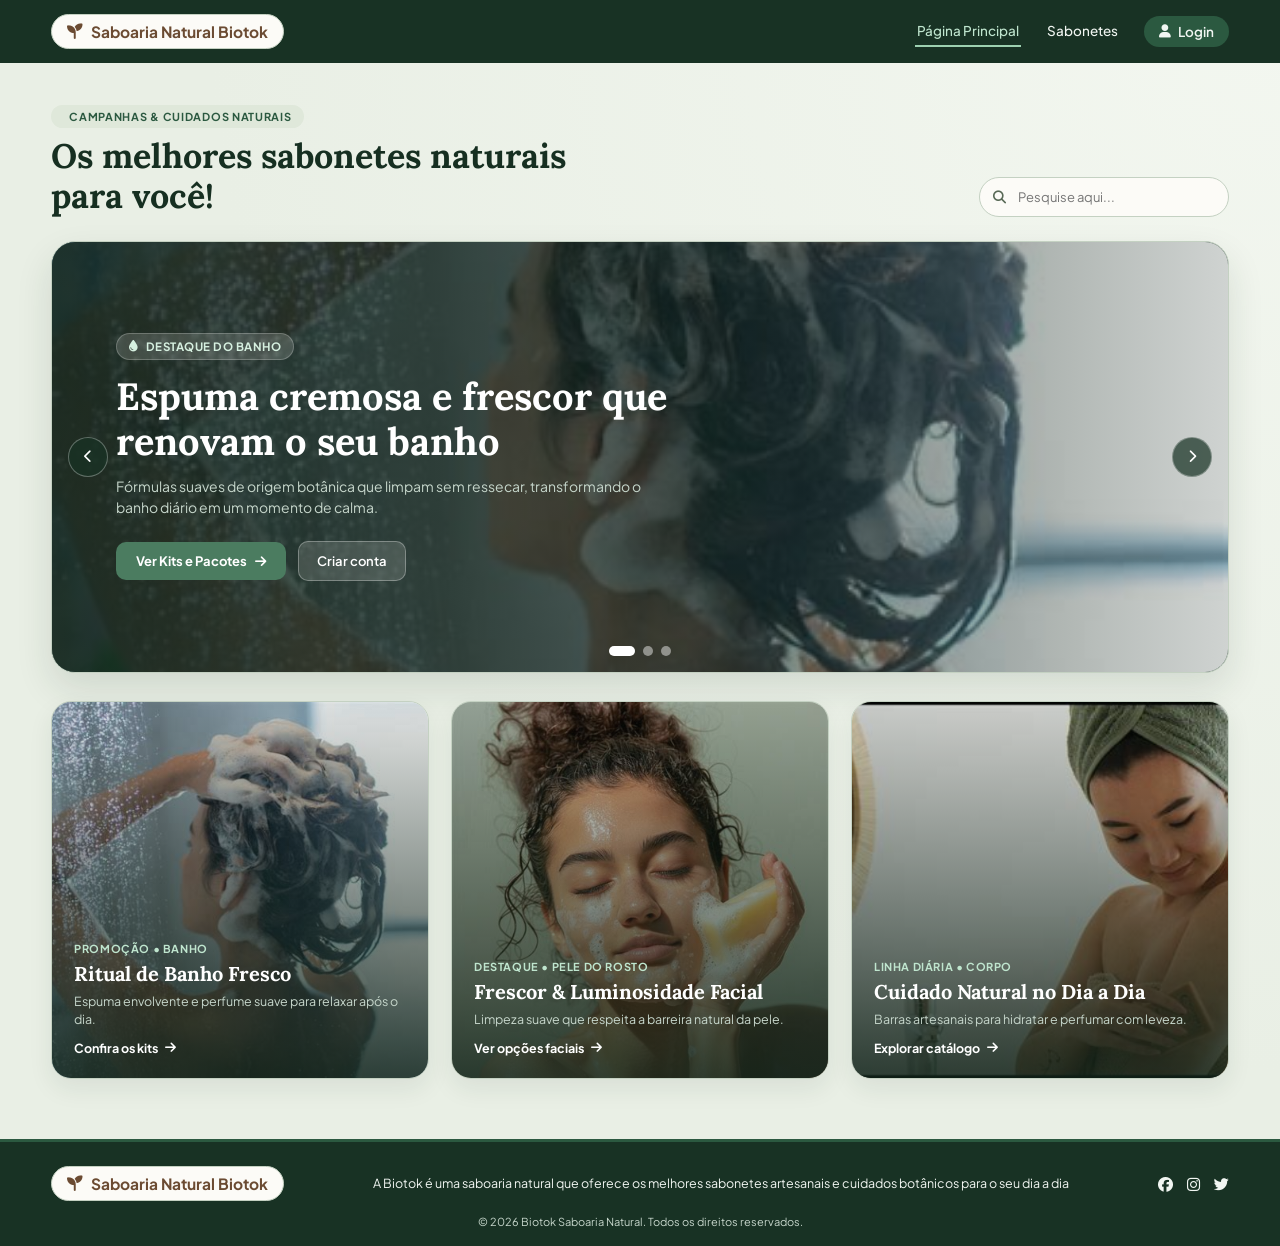
<file: index.html>
<!DOCTYPE html>
<html lang="pt-BR">
<head>
  <meta charset="UTF-8"/>
  <meta name="viewport" content="width=device-width, initial-scale=1.0"/>
  <title>Saboaria Natural Biotok</title>
  <link rel="preconnect" href="https://fonts.googleapis.com"/>
  <link rel="preconnect" href="https://fonts.gstatic.com" crossorigin/>
  <link href="https://fonts.googleapis.com/css2?family=Lora:ital,wght@0,600;0,700;1,600&family=Plus+Jakarta+Sans:wght@400;500;600;700&display=swap" rel="stylesheet" />
  <link rel="stylesheet" href="https://cdnjs.cloudflare.com/ajax/libs/font-awesome/6.5.1/css/all.min.css"/>
  <link rel="stylesheet" href="style.css"/>
</head>
<body>
  <!-- Cabeçalho / Navegação -->
  <header class="navbar">
    <div class="container navbar-content">
      <a href="index.html" class="logo-box">
        <i class="fa-solid fa-seedling"></i>
        <span>Saboaria Natural Biotok</span>
      </a>
      <nav class="nav-links" aria-label="Navegação principal">
        <a href="index.html" class="active">Página Principal</a>
        <a href="produto.html">Sabonetes</a>
        <a href="login.html" class="login-link">
          <i class="fa-solid fa-user"></i> Login
        </a>
      </nav>
    </div>
  </header>

  <!-- Conteúdo Principal com Banners Promocionais -->
  <main class="main-section">
    <div class="container">
      <div class="section-header">
        <div>
          <span class="eyebrow"><i class="fa-solid fa-sparkles"></i> Campanhas &amp; Cuidados Naturais</span>
          <h1>Os melhores sabonetes naturais<br />para você!</h1>
        </div>
        <div class="search-box">
          <i class="fa-solid fa-magnifying-glass search-icon" aria-hidden="true"></i>
          <input id="promoSearch" type="text" placeholder="Pesquise aqui..." aria-label="Pesquisar campanhas e sabonetes" />
        </div>
      </div>

      <!-- Banner Principal em Destaque (Carrossel) -->
      <section class="hero-banner-carousel" aria-label="Banners promocionais em destaque">
        <div class="carousel-track" id="carouselTrack">
          <article class="promo-slide active" data-keywords="banho espuma relaxante frescor bath">
            <img src="bath.jpg" alt="Mulher tomando banho com abundante espuma natural sob a ducha" class="banner-img"/>
            <div class="banner-overlay">
              <span class="promo-tag"><i class="fa-solid fa-droplet"></i> Destaque do Banho</span>
              <h2>Espuma cremosa e frescor que renovam o seu banho</h2>
              <p>Fórmulas suaves de origem botânica que limpam sem ressecar, transformando o banho diário em um momento de calma.</p>
              <div class="banner-actions">
                <a href="produto.html" class="btn-primary">Ver Kits e Pacotes <i class="fa-solid fa-arrow-right"></i></a>
                <a href="new.html" class="btn-secondary">Criar conta</a>
              </div>
            </div>
          </article>

          <article class="promo-slide" data-keywords="rosto facial limpeza suavidade luminosidade facecleaning">
            <img src="facecleaning.jpg" alt="Rosto iluminado com espuma suave de sabonete natural ao sol" class="banner-img"/>
            <div class="banner-overlay">
              <span class="promo-tag"><i class="fa-solid fa-sun"></i> Cuidado Facial</span>
              <h2>Limpeza facial delicada com toque natural e luminoso</h2>
              <p>Ativos vegetais pensados para o cuidado diário do rosto, deixando a pele macia, equilibrada e radiante.</p>
              <div class="banner-actions">
                <a href="produto.html" class="btn-primary">Explorar Sabonetes <i class="fa-solid fa-arrow-right"></i></a>
                <a href="login.html" class="btn-secondary">Entrar</a>
              </div>
            </div>
          </article>

          <article class="promo-slide" data-keywords="corpo pele natural rotina diaria autocuidado useofnaturalsoap">
            <img src="useofnaturalsoap.jpg" alt="Pessoa aplicando sabonete natural em barra na pele durante a rotina de autocuidado" class="banner-img" />
            <div class="banner-overlay">
              <span class="promo-tag"><i class="fa-solid fa-leaf"></i> Rotina Botânica</span>
              <h2>Autocuidado real com sabonetes artesanais para o corpo todo</h2>
              <p>Escolha combinações feitas para nutrir e acolher a sua pele todos os dias com ingredientes naturais.</p>
              <div class="banner-actions">
                <a href="produto.html" class="btn-primary">Conhecer Linhas <i class="fa-solid fa-arrow-right"></i></a>
                <a href="new.html" class="btn-secondary">Cadastre-se</a>
              </div>
            </div>
          </article>
        </div>

        <button type="button" class="carousel-btn prev" id="prevBtn" aria-label="Banner anterior">
          <i class="fa-solid fa-chevron-left"></i>
        </button>
        <button type="button" class="carousel-btn next" id="nextBtn" aria-label="Próximo banner">
          <i class="fa-solid fa-chevron-right"></i>
        </button>

        <div class="carousel-dots" id="carouselDots" role="tablist" aria-label="Selecionar banner">
          <button type="button" class="dot active" data-index="0" aria-label="Banner 1"></button>
          <button type="button" class="dot" data-index="1" aria-label="Banner 2"></button>
          <button type="button" class="dot" data-index="2" aria-label="Banner 3"></button>
        </div>
      </section>

      <!-- Grade de Banners Promocionais (As 3 Imagens lado a lado) -->
      <section class="promo-grid-section" aria-label="Destaques em banner">
        <div class="promo-grid" id="promoGrid">
          <article class="promo-card-banner" data-keywords="banho espuma relaxante frescor">
            <img src="bath.jpg" alt="Banho relaxante com espuma natural" class="promo-card-img" />
            <div class="promo-card-content">
              <span class="mini-tag">Promoção • Banho</span>
              <h3>Ritual de Banho Fresco</h3>
              <p>Espuma envolvente e perfume suave para relaxar após o dia.</p>
              <a href="produto.html" class="banner-link">Confira os kits <i class="fa-solid fa-arrow-right"></i></a>
            </div>
          </article>

          <article class="promo-card-banner" data-keywords="rosto facial limpeza suavidade">
            <img src="facecleaning.jpg" alt="Limpeza facial com sabonete natural" class="promo-card-img" />
            <div class="promo-card-content">
              <span class="mini-tag">Destaque • Pele do Rosto</span>
              <h3>Frescor &amp; Luminosidade Facial</h3>
              <p>Limpeza suave que respeita a barreira natural da pele.</p>
              <a href="produto.html" class="banner-link">Ver opções faciais <i class="fa-solid fa-arrow-right"></i></a>
            </div>
          </article>

          <article class="promo-card-banner" data-keywords="corpo natural autocuidado rotina">
            <img src="useofnaturalsoap.jpg" alt="Uso diário de sabonete natural na pele" class="promo-card-img" />
            <div class="promo-card-content">
              <span class="mini-tag">Linha Diária • Corpo</span>
              <h3>Cuidado Natural no Dia a Dia</h3>
              <p>Barras artesanais para hidratar e perfumar com leveza.</p>
              <a href="produto.html" class="banner-link">Explorar catálogo <i class="fa-solid fa-arrow-right"></i></a>
            </div>
          </article>
        </div>
      </section>
    </div>
  </main>

  <!-- Rodapé -->
  <footer class="footer">
    <div class="container footer-top">
      <span class="logo-box">
        <i class="fa-solid fa-seedling"></i>
        <span>Saboaria Natural Biotok</span>
      </span>
      <p class="footer-desc">
        A Biotok é uma saboaria natural que oferece os melhores sabonetes artesanais e cuidados botânicos para o seu dia a dia
      </p>
      <div class="social-icons">
        <a href="#" aria-label="Facebook"><i class="fa-brands fa-facebook"></i></a>
        <a href="#" aria-label="Instagram"><i class="fa-brands fa-instagram"></i></a>
        <a href="#" aria-label="Twitter"><i class="fa-brands fa-twitter"></i></a>
      </div>
    </div>
    <p class="copyright">© 2026 Biotok Saboaria Natural. Todos os direitos reservados.</p>
  </footer>
</body>
</html>
</file>
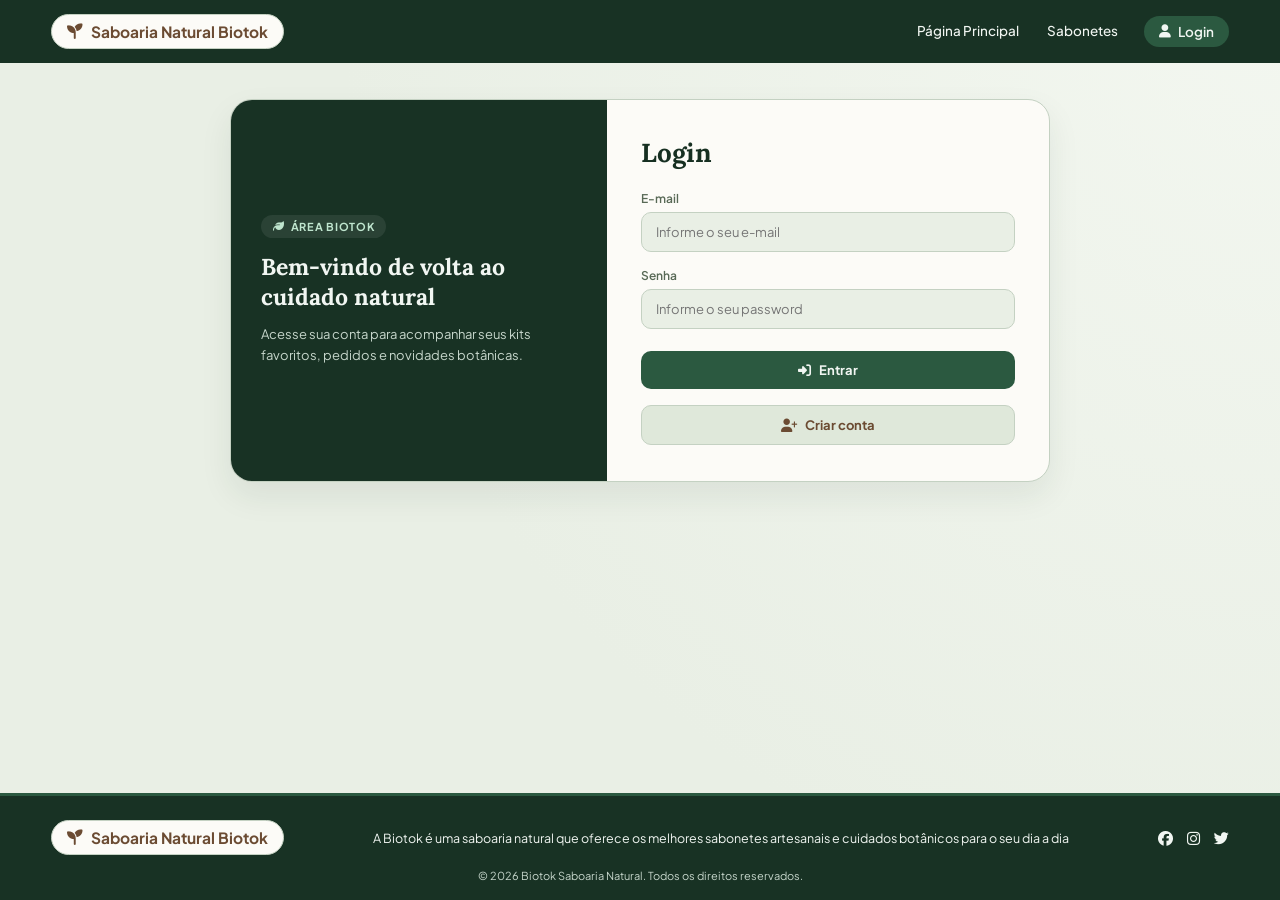
<file: login.html>
<!DOCTYPE html>
<html lang="pt-BR">
<head>
  <meta charset="UTF-8" />
  <meta name="viewport" content="width=device-width, initial-scale=1.0"/>
  <title>Biotok — Login</title>
  <link rel="preconnect" href="https://fonts.googleapis.com"/>
  <link rel="preconnect" href="https://fonts.gstatic.com" crossorigin/>
  <link href="https://fonts.googleapis.com/css2?family=Lora:wght@600;700&family=Plus+Jakarta+Sans:wght@400;500;600;700&display=swap" rel="stylesheet" />
  <link rel="stylesheet" href="https://cdnjs.cloudflare.com/ajax/libs/font-awesome/6.5.1/css/all.min.css"/>
  <link rel="stylesheet" href="style.css"/>
</head>
<body>
  <header class="navbar">
    <div class="container navbar-content">
      <a href="index.html" class="logo-box">
        <i class="fa-solid fa-seedling"></i>
        <span>Saboaria Natural Biotok</span>
      </a>
      <nav class="nav-links" aria-label="Navegação principal">
        <a href="index.html">Página Principal</a>
        <a href="produto.html">Sabonetes</a>
        <a href="login.html" class="login-link active">
          <i class="fa-solid fa-user"></i> Login
        </a>
      </nav>
    </div>
  </header>

  <main class="main-section">
    <div class="container login-wrapper">
      <div class="auth-card">
        <aside class="auth-aside">
          <span class="eyebrow"><i class="fa-solid fa-leaf"></i> Área Biotok</span>
          <h2>Bem-vindo de volta ao cuidado natural</h2>
          <p>Acesse sua conta para acompanhar seus kits favoritos, pedidos e novidades botânicas.</p>
        </aside>

        <section class="login-box" aria-labelledby="login-title">
          <h1 id="login-title">Login</h1>

          <form class="login-form" action="#" method="post">
            <div class="input-group">
              <label for="email">E-mail</label>
              <input type="email" id="email" name="email" placeholder="Informe o seu e-mail" required />
            </div>

            <div class="input-group">
              <label for="password">Senha</label>
              <input type="password" id="password" name="password" placeholder="Informe o seu password" required />
            </div>

            <button type="submit" class="btn-entrar">
              <i class="fa-solid fa-right-to-bracket"></i> Entrar
            </button>

            <a href="new.html" class="btn-criar-conta">
              <i class="fa-solid fa-user-plus"></i> Criar conta
            </a>
          </form>
        </section>
      </div>
    </div>
  </main>

  <footer class="footer">
    <div class="container footer-top">
      <span class="logo-box">
        <i class="fa-solid fa-seedling"></i>
        <span>Saboaria Natural Biotok</span>
      </span>
      <p class="footer-desc">
        A Biotok é uma saboaria natural que oferece os melhores sabonetes artesanais e cuidados botânicos para o seu dia a dia
      </p>
      <div class="social-icons">
        <a href="#" aria-label="Facebook"><i class="fa-brands fa-facebook"></i></a>
        <a href="#" aria-label="Instagram"><i class="fa-brands fa-instagram"></i></a>
        <a href="#" aria-label="Twitter"><i class="fa-brands fa-twitter"></i></a>
      </div>
    </div>
    <p class="copyright">© 2026 Biotok Saboaria Natural. Todos os direitos reservados.</p>
  </footer>
</body>
</html>
</file>
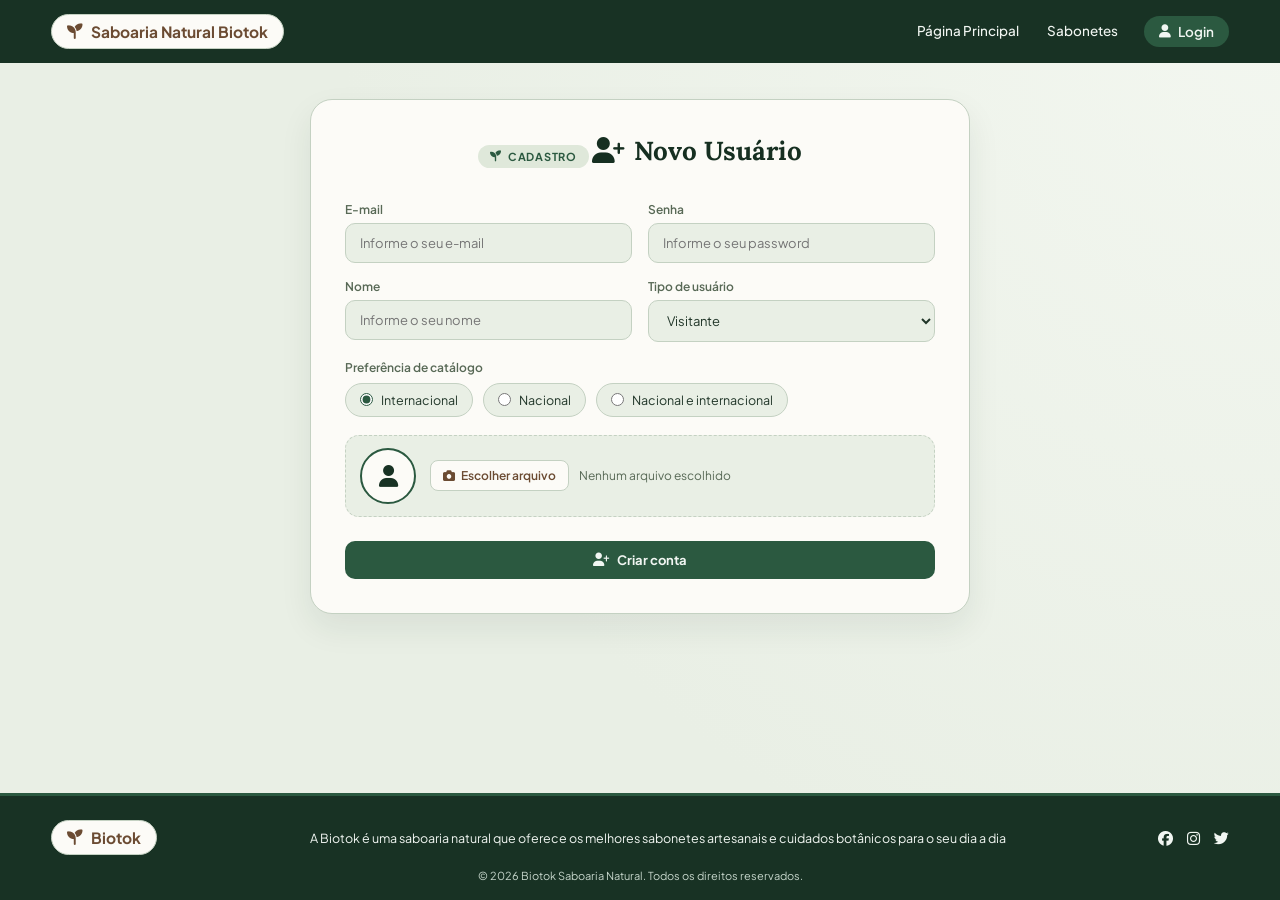
<file: new.html>
<!DOCTYPE html>
<html lang="pt-BR">
<head>
  <meta charset="UTF-8" />
  <meta name="viewport" content="width=device-width, initial-scale=1.0" />
  <title>Biotok — Novo Usuário</title>
  <link rel="preconnect" href="https://fonts.googleapis.com" />
  <link rel="preconnect" href="https://fonts.gstatic.com" crossorigin />
  <link href="https://fonts.googleapis.com/css2?family=Lora:wght@600;700&family=Plus+Jakarta+Sans:wght@400;500;600;700&display=swap" rel="stylesheet" />
  <link rel="stylesheet" href="https://cdnjs.cloudflare.com/ajax/libs/font-awesome/6.5.1/css/all.min.css" />
  <link rel="stylesheet" href="style.css" />
</head>
<body>
  <header class="navbar">
    <div class="container navbar-content">
      <a href="index.html" class="logo-box">
        <i class="fa-solid fa-seedling"></i>
        <span>Saboaria Natural Biotok</span>
      </a>
      <nav class="nav-links" aria-label="Navegação principal">
        <a href="index.html">Página Principal</a>
        <a href="produto.html">Sabonetes</a>
        <a href="login.html" class="login-link">
          <i class="fa-solid fa-user"></i> Login
        </a>
      </nav>
    </div>
  </header>

  <main class="main-section">
    <div class="container signup-wrapper">
      <section class="signup-box" aria-labelledby="signup-title">
        <div class="signup-header">
          <span class="eyebrow"><i class="fa-solid fa-seedling"></i> Cadastro</span>
          <h1 id="signup-title"><i class="fa-solid fa-user-plus"></i> Novo Usuário</h1>
        </div>

        <form class="signup-form" action="#" method="post" enctype="multipart/form-data">
          <div class="form-grid-2">
            <div class="input-group">
              <label for="email">E-mail</label>
              <input type="email" id="email" name="email" placeholder="Informe o seu e-mail" required />
            </div>

            <div class="input-group">
              <label for="password">Senha</label>
              <input type="password" id="password" name="password" placeholder="Informe o seu password" required />
            </div>

            <div class="input-group">
              <label for="nome">Nome</label>
              <input type="text" id="nome" name="nome" placeholder="Informe o seu nome" required />
            </div>

            <div class="input-group">
              <label for="perfil">Tipo de usuário</label>
              <select id="perfil" name="perfil" class="select-field" aria-label="Tipo de usuário">
                <option value="visitante" selected>Visitante</option>
                <option value="cliente">Cliente</option>
                <option value="revendedor">Revendedor</option>
              </select>
            </div>
          </div>

          <div class="field-block">
            <span class="block-label">Preferência de catálogo</span>
            <div class="radio-group" role="radiogroup" aria-label="Preferência de catálogo">
              <label class="radio-item">
                <input type="radio" name="preferencia" value="internacional" checked />
                <span>Internacional</span>
              </label>
              <label class="radio-item">
                <input type="radio" name="preferencia" value="nacional" />
                <span>Nacional</span>
              </label>
              <label class="radio-item">
                <input type="radio" name="preferencia" value="nacional_internacional" />
                <span>Nacional e internacional</span>
              </label>
            </div>
          </div>

          <div class="avatar-upload">
            <div class="avatar-preview" id="avatarPreview" aria-hidden="true">
              <i class="fa-solid fa-user"></i>
            </div>
            <div class="file-control">
              <label for="foto" class="btn-file"><i class="fa-solid fa-camera"></i> Escolher arquivo</label>
              <span class="file-name" id="fileName">Nenhum arquivo escolhido</span>
              <input type="file" id="foto" name="foto" accept="image/*" hidden />
            </div>
          </div>

          <button type="submit" class="btn-criar-conta">
            <i class="fa-solid fa-user-plus"></i> Criar conta
          </button>
        </form>
      </section>
    </div>
  </main>

  <footer class="footer">
    <div class="container footer-top">
      <span class="logo-box">
        <i class="fa-solid fa-seedling"></i>
        <span>Biotok</span>
      </span>
      <p class="footer-desc">
        A Biotok é uma saboaria natural que oferece os melhores sabonetes artesanais e cuidados botânicos para o seu dia a dia
      </p>
      <div class="social-icons">
        <a href="#" aria-label="Facebook"><i class="fa-brands fa-facebook"></i></a>
        <a href="#" aria-label="Instagram"><i class="fa-brands fa-instagram"></i></a>
        <a href="#" aria-label="Twitter"><i class="fa-brands fa-twitter"></i></a>
      </div>
    </div>
    <p class="copyright">© 2026 Biotok Saboaria Natural. Todos os direitos reservados.</p>
  </footer>

  <script>
    const fotoInput = document.getElementById("foto");
    const fileName = document.getElementById("fileName");
    const avatarPreview = document.getElementById("avatarPreview");

    fotoInput.addEventListener("change", () => {
      const file = fotoInput.files[0];
      if (!file) {
        fileName.textContent = "Nenhum arquivo escolhido";
        avatarPreview.innerHTML = '<i class="fa-solid fa-user"></i>';
        return;
      }
      fileName.textContent = file.name;
      const reader = new FileReader();
      reader.onload = (e) => {
        avatarPreview.innerHTML = `<img src="${e.target.result}" alt="Prévia da foto" />`;
      };
      reader.readAsDataURL(file);
    });
  </script>
</body>
</html>
</file>
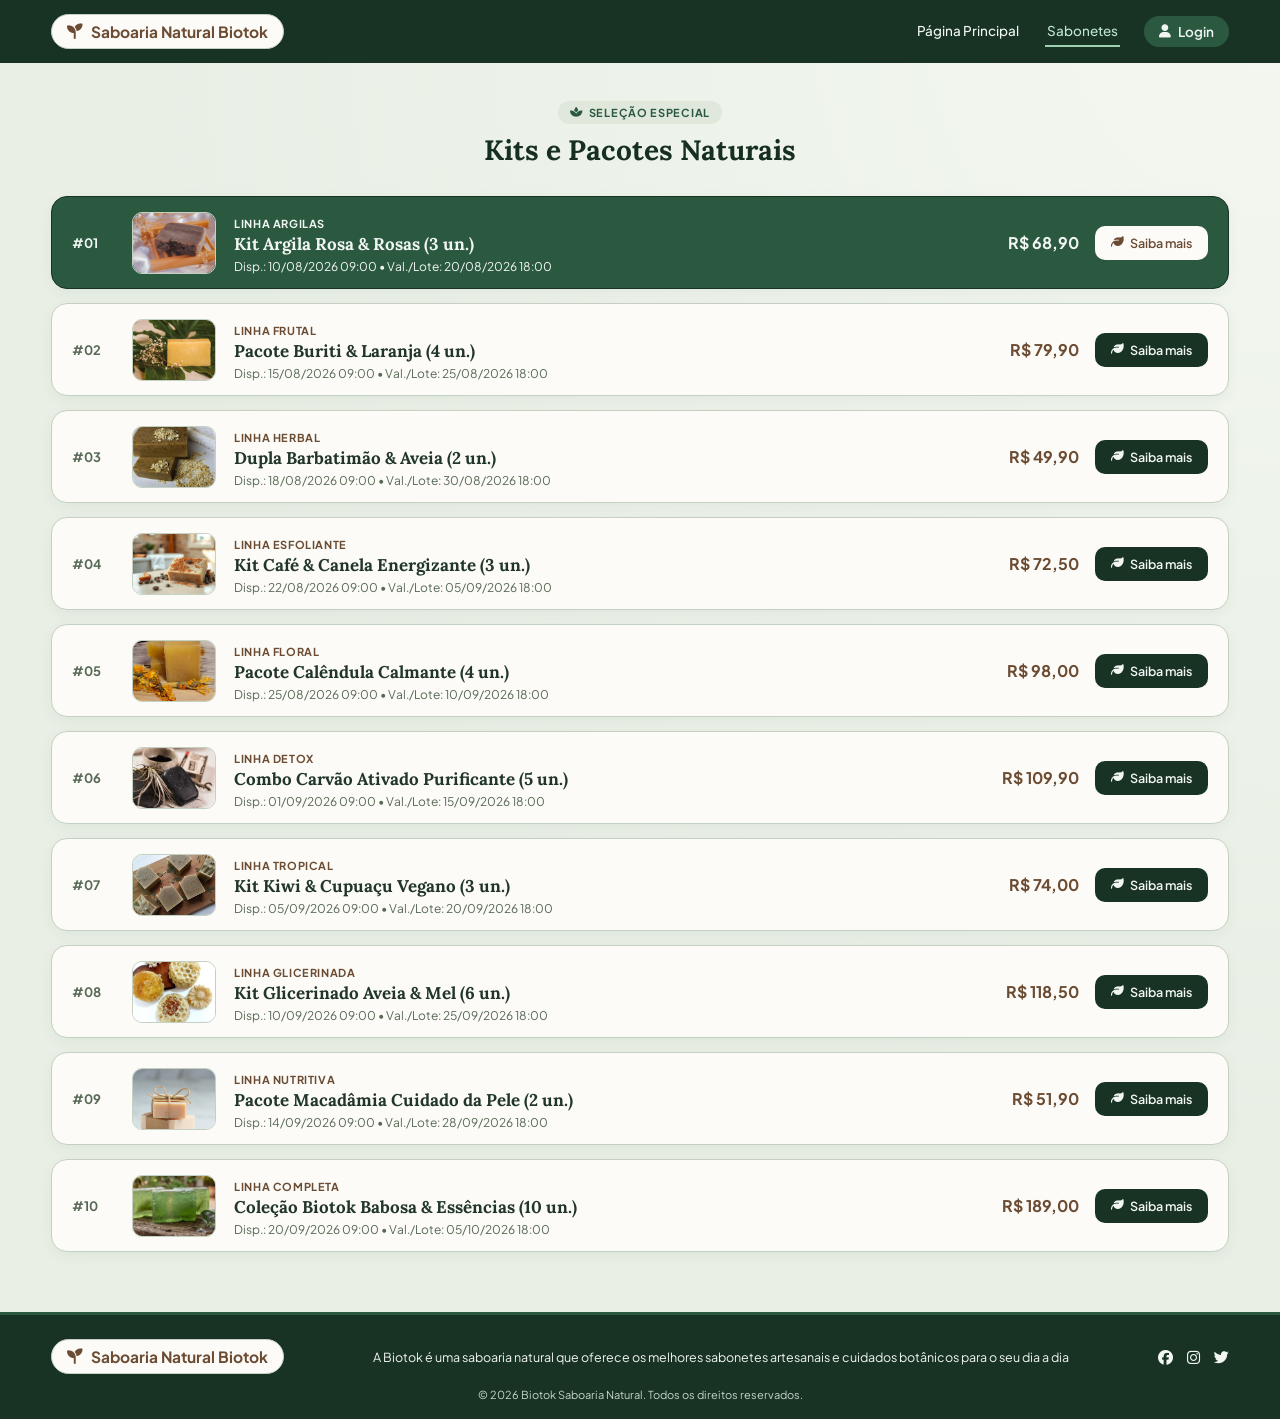
<file: produto.html>
<!DOCTYPE html>
<html lang="pt-BR">
<head>
  <meta charset="UTF-8" />
  <meta name="viewport" content="width=device-width, initial-scale=1.0" />
  <title>Saboaria Natural Biotok — Kits e Pacotes</title>
  <link rel="preconnect" href="https://fonts.googleapis.com" />
  <link rel="preconnect" href="https://fonts.gstatic.com" crossorigin />
  <link href="https://fonts.googleapis.com/css2?family=Lora:wght@600;700&family=Plus+Jakarta+Sans:wght@400;500;600;700&display=swap" rel="stylesheet" />
  <link rel="stylesheet" href="https://cdnjs.cloudflare.com/ajax/libs/font-awesome/6.5.1/css/all.min.css" />
  <link rel="stylesheet" href="style.css"/>
</head>
<body>
  <header class="navbar">
    <div class="container navbar-content">
      <a href="index.html" class="logo-box">
        <i class="fa-solid fa-seedling"></i>
        <span>Saboaria Natural Biotok</span>
      </a>
      <nav class="nav-links" aria-label="Navegação principal">
        <a href="index.html">Página Principal</a>
        <a href="produto.html" class="active">Sabonetes</a>
        <a href="login.html" class="login-link">
          <i class="fa-solid fa-user"></i> Login
        </a>
      </nav>
    </div>
  </header>

  <main class="main-section">
    <div class="container">
      <div class="page-header">
        <span class="eyebrow"><i class="fa-solid fa-spa"></i> Seleção especial</span>
        <h1 class="page-title">Kits e Pacotes Naturais</h1>
      </div>

      <div class="kits-stack" role="list">
        <article class="kit-row destaque-row" role="listitem">
          <span class="kit-index">#01</span>
          <img src="sabonete-argila-rosa-e-rosas.jpg" alt="Sabonete de argila rosa e rosas sobre saboneteira de madeira" class="kit-thumb" />
          <div class="kit-info">
            <span class="kit-line">Linha Argilas</span>
            <h2 class="kit-name">Kit Argila Rosa &amp; Rosas (3 un.)</h2>
            <p class="kit-dates">Disp.: 10/08/2026 09:00 • Val./Lote: 20/08/2026 18:00</p>
          </div>
          <div class="kit-action">
            <span class="kit-price">R$ 68,90</span>
            <a href="#" class="btn-saiba-mais"><i class="fa-solid fa-leaf"></i> Saiba mais</a>
          </div>
        </article>

        <article class="kit-row" role="listitem">
          <span class="kit-index">#02</span>
          <img src="sabonete-buriti-e-laranja.jpg" alt="Sabonete natural de buriti e laranja sobre folhas verdes" class="kit-thumb" />
          <div class="kit-info">
            <span class="kit-line">Linha Frutal</span>
            <h2 class="kit-name">Pacote Buriti &amp; Laranja (4 un.)</h2>
            <p class="kit-dates">Disp.: 15/08/2026 09:00 • Val./Lote: 25/08/2026 18:00</p>
          </div>
          <div class="kit-action">
            <span class="kit-price">R$ 79,90</span>
            <a href="#" class="btn-saiba-mais"><i class="fa-solid fa-leaf"></i> Saiba mais</a>
          </div>
        </article>

        <article class="kit-row" role="listitem">
          <span class="kit-index">#03</span>
          <img src="sabonete-de-barbatimao-e-aveia.jpg" alt="Sabonetes naturais de barbatimão e aveia com flocos de aveia" class="kit-thumb" />
          <div class="kit-info">
            <span class="kit-line">Linha Herbal</span>
            <h2 class="kit-name">Dupla Barbatimão &amp; Aveia (2 un.)</h2>
            <p class="kit-dates">Disp.: 18/08/2026 09:00 • Val./Lote: 30/08/2026 18:00</p>
          </div>
          <div class="kit-action">
            <span class="kit-price">R$ 49,90</span>
            <a href="#" class="btn-saiba-mais"><i class="fa-solid fa-leaf"></i> Saiba mais</a>
          </div>
        </article>

        <article class="kit-row" role="listitem">
          <span class="kit-index">#04</span>
          <img src="sabonete-de-cafe-e-canela.jpg" alt="Sabonete artesanal de café e canela com grãos de café e canela em pau" class="kit-thumb" />
          <div class="kit-info">
            <span class="kit-line">Linha Esfoliante</span>
            <h2 class="kit-name">Kit Café &amp; Canela Energizante (3 un.)</h2>
            <p class="kit-dates">Disp.: 22/08/2026 09:00 • Val./Lote: 05/09/2026 18:00</p>
          </div>
          <div class="kit-action">
            <span class="kit-price">R$ 72,50</span>
            <a href="#" class="btn-saiba-mais"><i class="fa-solid fa-leaf"></i> Saiba mais</a>
          </div>
        </article>

        <article class="kit-row" role="listitem">
          <span class="kit-index">#05</span>
          <img src="sabonete-de-calendula.jpg" alt="Sabonetes artesanais de calêndula com flores secas de calêndula" class="kit-thumb" />
          <div class="kit-info">
            <span class="kit-line">Linha Floral</span>
            <h2 class="kit-name">Pacote Calêndula Calmante (4 un.)</h2>
            <p class="kit-dates">Disp.: 25/08/2026 09:00 • Val./Lote: 10/09/2026 18:00</p>
          </div>
          <div class="kit-action">
            <span class="kit-price">R$ 98,00</span>
            <a href="#" class="btn-saiba-mais"><i class="fa-solid fa-leaf"></i> Saiba mais</a>
          </div>
        </article>

        <article class="kit-row" role="listitem">
          <span class="kit-index">#06</span>
          <img src="sabonete-de-carvao-ativado.jpg" alt="Sabonete natural de carvão ativado com recipiente e planta decorativa" class="kit-thumb" />
          <div class="kit-info">
            <span class="kit-line">Linha Detox</span>
            <h2 class="kit-name">Combo Carvão Ativado Purificante (5 un.)</h2>
            <p class="kit-dates">Disp.: 01/09/2026 09:00 • Val./Lote: 15/09/2026 18:00</p>
          </div>
          <div class="kit-action">
            <span class="kit-price">R$ 109,90</span>
            <a href="#" class="btn-saiba-mais"><i class="fa-solid fa-leaf"></i> Saiba mais</a>
          </div>
        </article>

        <article class="kit-row" role="listitem">
          <span class="kit-index">#07</span>
          <img src="sabonete-de-kiwi-e-cupuaçu.jpg" alt="Sabonetes veganos de kiwi e cupuaçu dispostos em tábua de madeira" class="kit-thumb" />
          <div class="kit-info">
            <span class="kit-line">Linha Tropical</span>
            <h2 class="kit-name">Kit Kiwi &amp; Cupuaçu Vegano (3 un.)</h2>
            <p class="kit-dates">Disp.: 05/09/2026 09:00 • Val./Lote: 20/09/2026 18:00</p>
          </div>
          <div class="kit-action">
            <span class="kit-price">R$ 74,00</span>
            <a href="#" class="btn-saiba-mais"><i class="fa-solid fa-leaf"></i> Saiba mais</a>
          </div>
        </article>

        <article class="kit-row" role="listitem">
          <span class="kit-index">#08</span>
          <img src="sabonete-gliserinado-de-aveia-e-mel.jpg" alt="Sabonetes glicerinados artesanais de aveia e mel em formato de favo e flor" class="kit-thumb" />
          <div class="kit-info">
            <span class="kit-line">Linha Glicerinada</span>
            <h2 class="kit-name">Kit Glicerinado Aveia &amp; Mel (6 un.)</h2>
            <p class="kit-dates">Disp.: 10/09/2026 09:00 • Val./Lote: 25/09/2026 18:00</p>
          </div>
          <div class="kit-action">
            <span class="kit-price">R$ 118,50</span>
            <a href="#" class="btn-saiba-mais"><i class="fa-solid fa-leaf"></i> Saiba mais</a>
          </div>
        </article>

        <article class="kit-row" role="listitem">
          <span class="kit-index">#09</span>
          <img src="macadamia-soap-skin-care-treatment.jpg" alt="Sabonetes naturais de macadâmia amarrados com cordão e nozes de macadâmia" class="kit-thumb" />
          <div class="kit-info">
            <span class="kit-line">Linha Nutritiva</span>
            <h2 class="kit-name">Pacote Macadâmia Cuidado da Pele (2 un.)</h2>
            <p class="kit-dates">Disp.: 14/09/2026 09:00 • Val./Lote: 28/09/2026 18:00</p>
          </div>
          <div class="kit-action">
            <span class="kit-price">R$ 51,90</span>
            <a href="#" class="btn-saiba-mais"><i class="fa-solid fa-leaf"></i> Saiba mais</a>
          </div>
        </article>

        <article class="kit-row" role="listitem">
          <span class="kit-index">#10</span>
          <img src="sabonete-de-babosa.jpg" alt="Sabonete natural de babosa amarrado com barbante e fatias de babosa fresca" class="kit-thumb" />
          <div class="kit-info">
            <span class="kit-line">Linha Completa</span>
            <h2 class="kit-name">Coleção Biotok Babosa &amp; Essências (10 un.)</h2>
            <p class="kit-dates">Disp.: 20/09/2026 09:00 • Val./Lote: 05/10/2026 18:00</p>
          </div>
          <div class="kit-action">
            <span class="kit-price">R$ 189,00</span>
            <a href="#" class="btn-saiba-mais"><i class="fa-solid fa-leaf"></i> Saiba mais</a>
          </div>
        </article>
      </div>
    </div>
  </main>

  <footer class="footer">
    <div class="container footer-top">
      <span class="logo-box">
        <i class="fa-solid fa-seedling"></i>
        <span>Saboaria Natural Biotok</span>
      </span>
      <p class="footer-desc">
        A Biotok é uma saboaria natural que oferece os melhores sabonetes artesanais e cuidados botânicos para o seu dia a dia
      </p>
      <div class="social-icons">
        <a href="#" aria-label="Facebook"><i class="fa-brands fa-facebook"></i></a>
        <a href="#" aria-label="Instagram"><i class="fa-brands fa-instagram"></i></a>
        <a href="#" aria-label="Twitter"><i class="fa-brands fa-twitter"></i></a>
      </div>
    </div>
    <p class="copyright">© 2026 Biotok Saboaria Natural. Todos os direitos reservados.</p>
  </footer>
</body>
</html>
</file>
<file: style.css>
* {
  margin: 0;
  padding: 0;
  box-sizing: border-box;
  font-family: "Plus Jakarta Sans", "Segoe UI", Arial, sans-serif;
}

:root {
  --verde-escuro: #183224;
  --verde-medio: #2b5940;
  --verde-claro: #4b7c60;
  --fundo-natural: #e9efe5;
  --fundo-cartao: #fcfbf7;
  --fundo-suave: #dfe8da;
  --borda-suave: #c4d1c2;
  --fonte-principal: #213629;
  --fonte-titulo: #162f21;
  --fonte-secundaria: #586956;
  --fonte-terra: #6b4b32;
  --fonte-clara: #f1f6f2;
  --fonte-suave-clara: #c6d6cb;
}

body {
  background: radial-gradient(circle at top right, #f3f7f0 0%, var(--fundo-natural) 60%);
  color: var(--fonte-principal);
  min-height: 100vh;
  display: flex;
  flex-direction: column;
}

.container {
  width: 92%;
  max-width: 1280px;
  margin: 0 auto;
}

/* =========================================================
   CABEÇALHO / NAVEGAÇÃO
   ========================================================= */
.navbar {
  background-color: var(--verde-escuro);
  padding: 14px 0;
  position: sticky;
  top: 0;
  z-index: 20;
}

.navbar-content {
  display: flex;
  justify-content: space-between;
  align-items: center;
  gap: 16px;
}

.logo-box {
  display: inline-flex;
  align-items: center;
  gap: 8px;
  background-color: var(--fundo-cartao);
  color: var(--fonte-terra);
  font-family: "Lora", Georgia, serif;
  font-weight: 700;
  font-size: 15.5px;
  padding: 7px 15px;
  border-radius: 999px;
  text-decoration: none;
  border: 1px solid var(--borda-suave);
}

.nav-links {
  display: flex;
  align-items: center;
  gap: 24px;
}

.nav-links a {
  color: var(--fonte-clara);
  text-decoration: none;
  font-size: 13.5px;
  font-weight: 500;
  padding: 6px 2px;
  border-bottom: 2px solid transparent;
  transition: color 0.2s ease, border-color 0.2s ease;
}

.nav-links a:hover,
.nav-links a.active {
  color: #bfe5ce;
  border-bottom-color: #9dd1b1;
}

.login-link {
  display: inline-flex;
  align-items: center;
  gap: 7px;
  background-color: var(--verde-medio);
  color: var(--fonte-clara) !important;
  padding: 7px 15px !important;
  border-radius: 999px;
  border-bottom: none !important;
  font-weight: 600 !important;
}

.login-link:hover {
  background-color: var(--verde-claro);
  color: #ffffff !important;
}

/* =========================================================
   ESTRUTURA GERAL E COMPONENTES COMPARTILHADOS
   ========================================================= */
.main-section {
  flex: 1 0 auto;
  padding: 36px 0 60px;
}

.eyebrow {
  display: inline-flex;
  align-items: center;
  gap: 6px;
  width: fit-content;
  font-size: 11px;
  font-weight: 700;
  text-transform: uppercase;
  letter-spacing: 0.7px;
  color: var(--verde-medio);
  background-color: var(--fundo-suave);
  padding: 5px 12px;
  border-radius: 999px;
  margin-bottom: 8px;
}

/* Botões */
.btn-primary {
  display: inline-flex;
  align-items: center;
  gap: 8px;
  background-color: var(--verde-claro);
  color: #ffffff;
  text-decoration: none;
  font-size: 13px;
  font-weight: 700;
  padding: 11px 20px;
  border-radius: 10px;
  transition: background-color 0.2s ease, transform 0.2s ease;
}

.btn-primary:hover {
  background-color: var(--verde-medio);
  transform: translateY(-1px);
}

.btn-secondary {
  display: inline-flex;
  align-items: center;
  gap: 8px;
  background-color: rgba(252, 251, 247, 0.14);
  color: #ffffff;
  border: 1px solid rgba(255, 255, 255, 0.3);
  text-decoration: none;
  font-size: 13px;
  font-weight: 600;
  padding: 11px 18px;
  border-radius: 10px;
  transition: background-color 0.2s ease;
}

.btn-secondary:hover {
  background-color: rgba(252, 251, 247, 0.24);
}

.btn-entrar,
.btn-criar-conta {
  width: 100%;
  padding: 11px 16px;
  border-radius: 10px;
  font-size: 13px;
  font-weight: 700;
  cursor: pointer;
  display: inline-flex;
  justify-content: center;
  align-items: center;
  gap: 8px;
  text-decoration: none;
  transition: background-color 0.2s ease;
}

.btn-entrar,
button.btn-criar-conta {
  margin-top: 6px;
  background-color: var(--verde-medio);
  color: var(--fonte-clara);
  border: none;
}

.btn-entrar:hover,
button.btn-criar-conta:hover {
  background-color: var(--verde-escuro);
}

a.btn-criar-conta {
  background-color: var(--fundo-suave);
  color: var(--fonte-terra);
  border: 1px solid var(--borda-suave);
}

a.btn-criar-conta:hover {
  background-color: #d2dfd0;
}

/* =========================================================
   PÁGINA PRINCIPAL (index.html)
   ========================================================= */
.section-header {
  display: flex;
  justify-content: space-between;
  align-items: flex-end;
  gap: 20px;
  margin-bottom: 24px;
  flex-wrap: wrap;
}

.section-header h1 {
  font-family: "Lora", Georgia, serif;
  font-size: clamp(26px, 3vw, 34px);
  line-height: 1.2;
  font-weight: 700;
  color: var(--fonte-titulo);
}

.search-box {
  position: relative;
  min-width: 250px;
}

.search-icon {
  position: absolute;
  left: 14px;
  top: 50%;
  transform: translateY(-50%);
  color: var(--fonte-secundaria);
  font-size: 13px;
}

.search-box input {
  width: 100%;
  padding: 11px 16px 11px 38px;
  border: 1px solid var(--borda-suave);
  border-radius: 999px;
  background-color: var(--fundo-cartao);
  font-size: 13px;
  color: var(--fonte-principal);
  outline: none;
  transition: border-color 0.2s ease, box-shadow 0.2s ease;
}

.search-box input:focus {
  background-color: #ffffff;
  border-color: var(--verde-medio);
  box-shadow: 0 0 0 4px rgba(43, 89, 64, 0.12);
}

/* Banner Carrossel */
.hero-banner-carousel {
  position: relative;
  border-radius: 24px;
  overflow: hidden;
  border: 1px solid var(--borda-suave);
  box-shadow: 0 16px 36px rgba(24, 50, 36, 0.12);
  margin-bottom: 28px;
  background-color: var(--verde-escuro);
}

.promo-slide {
  display: none;
  position: relative;
  min-height: 430px;
}

.promo-slide.active {
  display: block;
}

.banner-img {
  width: 100%;
  height: 430px;
  object-fit: cover;
  object-position: center;
  display: block;
}

.banner-overlay {
  position: absolute;
  inset: 0;
  background: linear-gradient(
    90deg,
    rgba(16, 35, 25, 0.88) 0%,
    rgba(16, 35, 25, 0.62) 52%,
    rgba(16, 35, 25, 0.2) 100%
  );
  display: flex;
  flex-direction: column;
  justify-content: center;
  padding: 36px 64px;
  max-width: 100%;
}

.promo-tag {
  display: inline-flex;
  align-items: center;
  gap: 7px;
  width: fit-content;
  background-color: rgba(252, 251, 247, 0.16);
  color: #d6f0e0;
  border: 1px solid rgba(255, 255, 255, 0.22);
  font-size: 11.5px;
  font-weight: 700;
  letter-spacing: 0.5px;
  text-transform: uppercase;
  padding: 5px 12px;
  border-radius: 999px;
  margin-bottom: 14px;
}

.banner-overlay h2 {
  font-family: "Lora", Georgia, serif;
  font-size: clamp(24px, 3.2vw, 38px);
  line-height: 1.18;
  color: #ffffff;
  max-width: 620px;
  margin-bottom: 12px;
}

.banner-overlay p {
  font-size: 14px;
  line-height: 1.55;
  color: var(--fonte-suave-clara);
  max-width: 540px;
  margin-bottom: 22px;
}

.banner-actions {
  display: flex;
  align-items: center;
  gap: 12px;
  flex-wrap: wrap;
}

.carousel-btn {
  position: absolute;
  top: 50%;
  transform: translateY(-50%);
  width: 40px;
  height: 40px;
  border-radius: 50%;
  border: 1px solid rgba(255, 255, 255, 0.3);
  background-color: rgba(24, 50, 36, 0.72);
  color: #ffffff;
  cursor: pointer;
  display: grid;
  place-items: center;
  transition: background-color 0.2s ease;
  z-index: 3;
}

.carousel-btn:hover {
  background-color: var(--verde-medio);
}

.carousel-btn.prev {
  left: 16px;
}

.carousel-btn.next {
  right: 16px;
}

.carousel-dots {
  position: absolute;
  bottom: 16px;
  left: 50%;
  transform: translateX(-50%);
  display: flex;
  gap: 8px;
  z-index: 3;
}

.carousel-dots .dot {
  width: 10px;
  height: 10px;
  border-radius: 999px;
  border: none;
  background-color: rgba(255, 255, 255, 0.45);
  cursor: pointer;
  transition: width 0.25s ease, background-color 0.25s ease;
}

.carousel-dots .dot.active {
  width: 26px;
  background-color: #ffffff;
}

/* Grade de Banners Promocionais */
.promo-grid {
  display: grid;
  grid-template-columns: repeat(3, minmax(0, 1fr));
  gap: 22px;
}

.promo-card-banner {
  position: relative;
  border-radius: 20px;
  overflow: hidden;
  min-height: 270px;
  border: 1px solid var(--borda-suave);
  box-shadow: 0 10px 24px rgba(24, 50, 36, 0.08);
}

.promo-card-img {
  width: 100%;
  height: 100%;
  min-height: 270px;
  object-fit: cover;
  display: block;
  transition: transform 0.35s ease;
}

.promo-card-banner:hover .promo-card-img {
  transform: scale(1.04);
}

.promo-card-content {
  position: absolute;
  inset: 0;
  background: linear-gradient(
    180deg,
    rgba(16, 35, 25, 0.12) 0%,
    rgba(16, 35, 25, 0.86) 100%
  );
  color: #ffffff;
  padding: 22px;
  display: flex;
  flex-direction: column;
  justify-content: flex-end;
}

.mini-tag {
  font-size: 11px;
  font-weight: 700;
  text-transform: uppercase;
  letter-spacing: 0.6px;
  color: #bfe5ce;
  margin-bottom: 6px;
}

.promo-card-content h3 {
  font-family: "Lora", Georgia, serif;
  font-size: 20px;
  line-height: 1.25;
  margin-bottom: 6px;
}

.promo-card-content p {
  font-size: 12.5px;
  line-height: 1.45;
  color: var(--fonte-suave-clara);
  margin-bottom: 12px;
}

.banner-link {
  display: inline-flex;
  align-items: center;
  gap: 7px;
  color: #ffffff;
  font-size: 12.5px;
  font-weight: 700;
  text-decoration: none;
}

.banner-link:hover {
  color: #bfe5ce;
}

/* =========================================================
   PÁGINA DE PRODUTOS (produto.html)
   ========================================================= */
.page-header {
  text-align: center;
  margin-bottom: 28px;
}

.page-title {
  font-family: "Lora", Georgia, serif;
  font-size: 28px;
  font-weight: 700;
  color: var(--fonte-titulo);
}

.kits-stack {
  display: flex;
  flex-direction: column;
  gap: 14px;
}

.kit-row {
  background-color: var(--fundo-cartao);
  border: 1px solid var(--borda-suave);
  border-radius: 16px;
  padding: 14px 20px;
  display: grid;
  grid-template-columns: 42px 84px 1fr auto;
  align-items: center;
  gap: 18px;
  box-shadow: 0 4px 14px rgba(24, 50, 36, 0.05);
  transition: transform 0.2s ease, box-shadow 0.2s ease;
}

.kit-row:hover {
  transform: translateY(-2px);
  box-shadow: 0 10px 22px rgba(24, 50, 36, 0.1);
}

.kit-row.destaque-row {
  background-color: var(--verde-medio);
  border-color: var(--verde-escuro);
  color: var(--fonte-clara);
}

.kit-index {
  font-weight: 700;
  font-size: 13px;
  color: var(--fonte-secundaria);
}

.kit-row.destaque-row .kit-index,
.kit-row.destaque-row .kit-line,
.kit-row.destaque-row .kit-dates,
.kit-row.destaque-row .kit-price {
  color: var(--fonte-clara);
}

.kit-thumb {
  width: 84px;
  height: 62px;
  object-fit: cover;
  border-radius: 10px;
  border: 1px solid var(--borda-suave);
  display: block;
}

.kit-line {
  display: inline-block;
  font-size: 11px;
  font-weight: 700;
  text-transform: uppercase;
  letter-spacing: 0.6px;
  color: var(--fonte-terra);
  margin-bottom: 3px;
}

.kit-name {
  font-family: "Lora", Georgia, serif;
  font-size: 17px;
  font-weight: 700;
  margin-bottom: 4px;
}

.kit-dates {
  font-size: 12px;
  color: var(--fonte-secundaria);
}

.kit-action {
  display: flex;
  align-items: center;
  gap: 16px;
}

.kit-price {
  font-size: 16px;
  font-weight: 700;
  color: var(--fonte-terra);
  white-space: nowrap;
}

.btn-saiba-mais {
  display: inline-flex;
  align-items: center;
  gap: 6px;
  background-color: var(--verde-escuro);
  color: var(--fonte-clara);
  text-decoration: none;
  font-size: 12.5px;
  font-weight: 600;
  padding: 9px 16px;
  border-radius: 10px;
  white-space: nowrap;
  transition: background-color 0.2s ease;
}

.btn-saiba-mais:hover {
  background-color: var(--verde-claro);
}

.kit-row.destaque-row .btn-saiba-mais {
  background-color: var(--fundo-cartao);
  color: var(--fonte-terra);
}

.kit-row.destaque-row .btn-saiba-mais:hover {
  background-color: var(--fundo-suave);
}

/* =========================================================
   LOGIN E CADASTRO (login.html & new.html)
   ========================================================= */
.login-wrapper,
.signup-wrapper {
  display: flex;
  justify-content: center;
  align-items: center;
  min-height: 100%;
}

.auth-card {
  width: 100%;
  max-width: 820px;
  background-color: var(--fundo-cartao);
  border: 1px solid var(--borda-suave);
  border-radius: 22px;
  overflow: hidden;
  display: grid;
  grid-template-columns: 0.92fr 1.08fr;
  box-shadow: 0 14px 32px rgba(24, 50, 36, 0.08);
}

.auth-aside {
  background-color: var(--verde-escuro);
  color: var(--fonte-clara);
  padding: 36px 30px;
  display: flex;
  flex-direction: column;
  justify-content: center;
}

.auth-aside .eyebrow {
  color: #bfe5ce;
  background-color: rgba(255, 255, 255, 0.08);
  margin-bottom: 14px;
}

.auth-aside h2 {
  font-family: "Lora", Georgia, serif;
  font-size: 23px;
  line-height: 1.3;
  margin-bottom: 12px;
}

.auth-aside p {
  font-size: 13px;
  line-height: 1.6;
  color: var(--fonte-suave-clara);
}

.login-box {
  padding: 36px 34px;
}

.login-box h1 {
  font-family: "Lora", Georgia, serif;
  font-size: 26px;
  color: var(--fonte-titulo);
  margin-bottom: 22px;
}

.signup-box {
  width: 100%;
  max-width: 660px;
  background-color: var(--fundo-cartao);
  border: 1px solid var(--borda-suave);
  border-radius: 22px;
  padding: 34px;
  box-shadow: 0 14px 32px rgba(24, 50, 36, 0.08);
}

.signup-header {
  text-align: center;
  margin-bottom: 26px;
}

.signup-box h1 {
  font-family: "Lora", Georgia, serif;
  font-size: 26px;
  font-weight: 700;
  color: var(--fonte-titulo);
  display: inline-flex;
  align-items: center;
  gap: 9px;
}

.login-form,
.signup-form {
  display: flex;
  flex-direction: column;
  gap: 16px;
}

.signup-form {
  gap: 18px;
}

.form-grid-2 {
  display: grid;
  grid-template-columns: repeat(2, minmax(0, 1fr));
  gap: 16px;
}

.input-group {
  display: flex;
  flex-direction: column;
  gap: 6px;
}

.input-group label,
.block-label {
  font-size: 12px;
  font-weight: 600;
  color: var(--fonte-secundaria);
}

.input-group input,
.select-field {
  width: 100%;
  padding: 11px 14px;
  background-color: var(--fundo-natural);
  border: 1px solid var(--borda-suave);
  border-radius: 10px;
  font-size: 13px;
  color: var(--fonte-principal);
  outline: none;
  transition: border-color 0.2s ease, background-color 0.2s ease;
}

.input-group input:focus,
.select-field:focus {
  background-color: #ffffff;
  border-color: var(--verde-medio);
}

.field-block {
  display: flex;
  flex-direction: column;
  gap: 8px;
}

.radio-group {
  display: flex;
  flex-wrap: wrap;
  gap: 10px;
}

.radio-item {
  display: inline-flex;
  align-items: center;
  gap: 8px;
  padding: 8px 14px;
  border-radius: 999px;
  background-color: var(--fundo-natural);
  border: 1px solid var(--borda-suave);
  font-size: 12.5px;
  cursor: pointer;
}

.radio-item input[type="radio"] {
  accent-color: var(--verde-medio);
  cursor: pointer;
}

.avatar-upload {
  display: flex;
  align-items: center;
  gap: 14px;
  padding: 12px 14px;
  border-radius: 14px;
  background-color: var(--fundo-natural);
  border: 1px dashed var(--borda-suave);
}

.avatar-preview {
  width: 56px;
  height: 56px;
  border-radius: 50%;
  background-color: var(--fundo-cartao);
  border: 2px solid var(--verde-medio);
  color: var(--verde-escuro);
  display: flex;
  justify-content: center;
  align-items: center;
  font-size: 22px;
  overflow: hidden;
  flex-shrink: 0;
}

.avatar-preview img {
  width: 100%;
  height: 100%;
  object-fit: cover;
}

.file-control {
  display: flex;
  align-items: center;
  gap: 10px;
  flex-wrap: wrap;
}

.btn-file {
  display: inline-flex;
  align-items: center;
  gap: 6px;
  background-color: var(--fundo-cartao);
  color: var(--fonte-terra);
  border: 1px solid var(--borda-suave);
  border-radius: 8px;
  padding: 7px 12px;
  font-size: 12px;
  font-weight: 600;
  cursor: pointer;
  transition: background-color 0.2s ease;
}

.btn-file:hover {
  background-color: var(--fundo-suave);
}

.file-name {
  font-size: 12px;
  color: var(--fonte-secundaria);
}

/* =========================================================
   RODAPÉ
   ========================================================= */
.footer {
  margin-top: auto;
  width: 100%;
  background-color: var(--verde-escuro);
  color: var(--fonte-clara);
  padding: 24px 0 18px;
  border-top: 3px solid var(--verde-medio);
}

.footer-top {
  display: flex;
  justify-content: space-between;
  align-items: center;
  gap: 18px;
  flex-wrap: wrap;
  margin-bottom: 14px;
}

.footer-desc {
  font-size: 12.5px;
  text-align: center;
  flex: 1;
  color: var(--fonte-clara);
}

.social-icons {
  display: flex;
  gap: 14px;
}

.social-icons a {
  color: var(--fonte-clara);
  font-size: 15px;
  text-decoration: none;
  transition: color 0.2s ease;
}

.social-icons a:hover {
  color: #bfe5ce;
}

.copyright {
  text-align: center;
  font-size: 11px;
  color: var(--fonte-suave-clara);
}

/* =========================================================
   RESPONSIVIDADE
   ========================================================= */
@media (max-width: 960px) {
  .promo-grid {
    grid-template-columns: minmax(0, 1fr);
  }
}

@media (max-width: 820px) {
  .kit-row {
    grid-template-columns: 68px 1fr;
  }
  .kit-index {
    display: none;
  }
  .kit-action {
    grid-column: 1 / -1;
    justify-content: space-between;
    padding-top: 10px;
    border-top: 1px dashed var(--borda-suave);
  }
}

@media (max-width: 760px) {
  .auth-card {
    grid-template-columns: 1fr;
  }
}

@media (max-width: 720px) {
  .banner-overlay {
    padding: 28px 48px;
  }
  .promo-slide,
  .banner-img {
    min-height: 360px;
    height: 360px;
  }
  .search-box {
    width: 100%;
  }
}

@media (max-width: 700px) {
  .form-grid-2 {
    grid-template-columns: 1fr;
  }
  .signup-box {
    padding: 24px 18px;
  }
  .nav-links {
    gap: 12px;
    flex-wrap: wrap;
  }
  .footer-top {
    flex-direction: column;
    text-align: center;
  }
}
</file>
